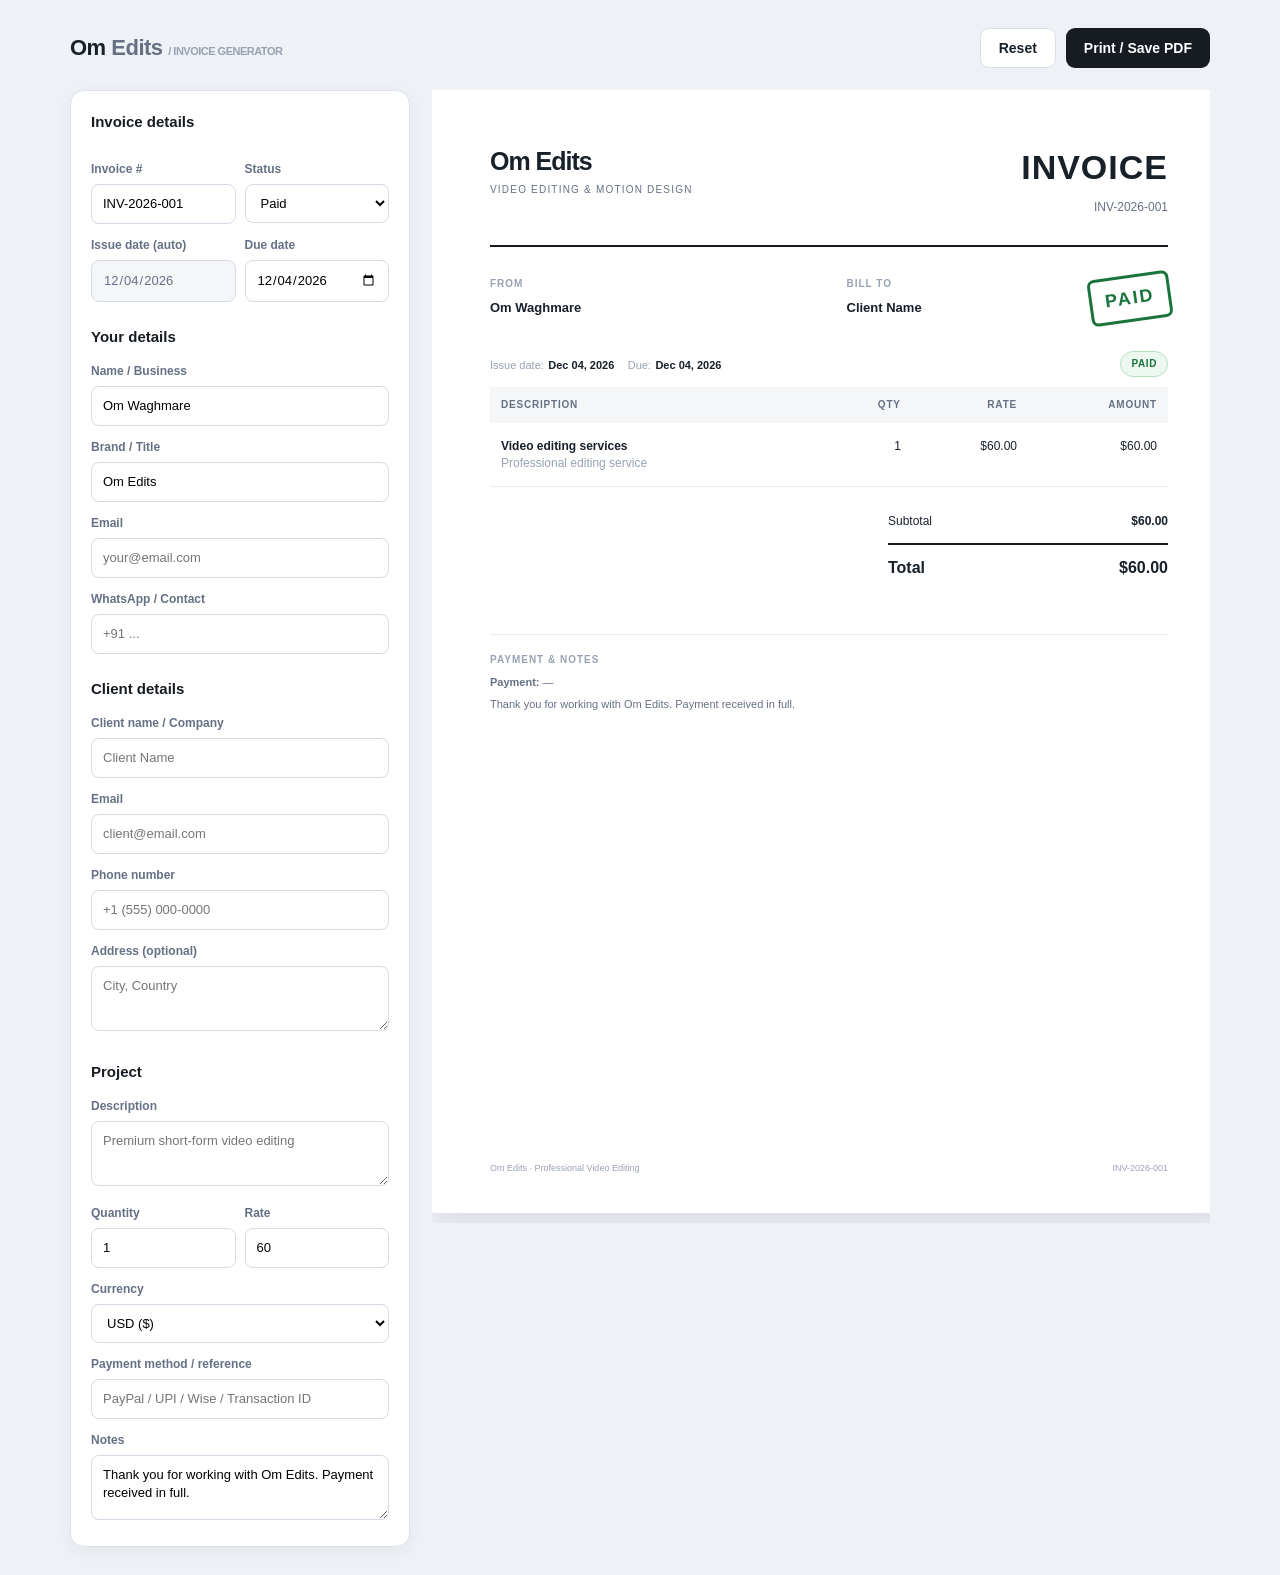
<file: InvoiceMaker/invoiceapp.html>
<!DOCTYPE html>
<html lang="en">
<head>
  <meta charset="UTF-8">
  <meta name="viewport" content="width=device-width, initial-scale=1.0">
  <title>Om Edits — Invoice Generator</title>
  <style>
    * { box-sizing: border-box; }
    body {
      margin: 0;
      background: #eef1f5;
      color: #18202a;
      font-family: Inter, Arial, Helvetica, sans-serif;
      line-height: 1.4;
    }
    .app {
      max-width: 1180px;
      margin: 0 auto;
      padding: 28px 20px;
    }
    .topbar {
      display: flex;
      flex-wrap: wrap;
      justify-content: space-between;
      align-items: center;
      gap: 15px;
      margin-bottom: 22px;
    }
    .brand {
      font-size: 22px;
      font-weight: 800;
      letter-spacing: -.5px;
    }
    .brand span { color: #667085; }
    .actions {
      display: flex;
      flex-wrap: wrap;
      gap: 10px;
    }
    button {
      border: 0;
      border-radius: 9px;
      padding: 11px 18px;
      font-weight: 700;
      cursor: pointer;
      font-size: 14px;
      transition: background 0.15s, transform 0.05s;
      font-family: inherit;
    }
    button:active { transform: scale(0.98); }
    .primary {
      background: #171b22;
      color: #fff;
    }
    .primary:hover { background: #2c313a; }
    .secondary {
      background: #fff;
      border: 1px solid #d9dee7;
      color: #18202a;
    }
    .secondary:hover { background: #f8f9fc; }
    .layout {
      display: grid;
      grid-template-columns: 340px 1fr;
      gap: 22px;
      align-items: start;
    }
    .panel {
      background: #fff;
      border: 1px solid #dde2ea;
      border-radius: 14px;
      padding: 20px;
      box-shadow: 0 4px 18px rgba(16, 24, 40, .05);
    }
    .panel h2 {
      font-size: 15px;
      margin: 0 0 16px;
      font-weight: 800;
      color: #171b22;
    }
    label {
      display: block;
      font-size: 12px;
      font-weight: 700;
      color: #667085;
      margin: 13px 0 6px;
    }
    input, textarea, select {
      width: 100%;
      border: 1px solid #d5dbe5;
      border-radius: 8px;
      padding: 10px 11px;
      font: inherit;
      font-size: 13px;
      background: #fff;
      transition: border 0.15s, box-shadow 0.15s;
    }
    input:focus, textarea:focus, select:focus {
      outline: none;
      border-color: #171b22;
      box-shadow: 0 0 0 2px rgba(23,27,34,0.1);
    }
    input[readonly] {
      background: #f5f6f8;
      color: #667085;
      cursor: not-allowed;
    }
    textarea {
      resize: vertical;
      min-height: 65px;
    }
    .row {
      display: grid;
      grid-template-columns: 1fr 1fr;
      gap: 9px;
    }
    .invoice-wrap {
      overflow-x: auto;
      padding-bottom: 10px;
    }
    .invoice {
      width: 794px;
      min-height: 1123px;
      background: #fff;
      margin: auto;
      padding: 54px 58px;
      box-shadow: 0 8px 30px rgba(16, 24, 40, .10);
      position: relative;
      border-radius: 2px;
      transition: all 0.15s;
    }
    .invoice-head {
      display: flex;
      justify-content: space-between;
      gap: 30px;
      padding-bottom: 30px;
      border-bottom: 2px solid #171b22;
    }
    .logo {
      font-size: 25px;
      font-weight: 900;
      letter-spacing: -1px;
    }
    .logo-sub {
      font-size: 10px;
      color: #667085;
      margin-top: 4px;
      text-transform: uppercase;
      letter-spacing: 1.2px;
    }
    .inv-title {
      text-align: right;
    }
    .inv-title h1 {
      margin: 0;
      font-size: 34px;
      letter-spacing: 1px;
    }
    .inv-title p {
      margin: 7px 0 0;
      color: #667085;
      font-size: 12px;
    }
    .meta {
      display: grid;
      grid-template-columns: 1fr 1fr;
      gap: 35px;
      padding: 30px 0;
    }
    .meta h3 {
      font-size: 10px;
      text-transform: uppercase;
      letter-spacing: 1px;
      color: #98a2b3;
      margin: 0 0 7px;
    }
    .meta p {
      margin: 3px 0;
      font-size: 13px;
      line-height: 1.5;
      word-break: break-word;
    }
    .items {
      width: 100%;
      border-collapse: collapse;
      margin-top: 4px;
    }
    .items th {
      text-align: left;
      font-size: 10px;
      text-transform: uppercase;
      letter-spacing: .8px;
      color: #667085;
      background: #f5f6f8;
      padding: 11px;
      font-weight: 700;
    }
    .items td {
      padding: 15px 11px;
      border-bottom: 1px solid #e8ebef;
      font-size: 12px;
      vertical-align: top;
    }
    .items .right {
      text-align: right;
    }
    .summary {
      margin-left: auto;
      width: 280px;
      margin-top: 20px;
    }
    .sumrow {
      display: flex;
      justify-content: space-between;
      padding: 6px 0;
      font-size: 12px;
    }
    .total {
      border-top: 2px solid #171b22;
      margin-top: 7px;
      padding-top: 12px;
      font-size: 16px;
      font-weight: 800;
    }
    .status {
      display: inline-block;
      border: 1px solid #b7e0c2;
      background: #edf9f0;
      color: #19733a;
      border-radius: 99px;
      padding: 5px 10px;
      font-size: 10px;
      font-weight: 800;
      text-transform: uppercase;
      letter-spacing: .6px;
    }
    .status.unpaid {
      border-color: #f5c2c2;
      background: #fdeeee;
      color: #b02a2a;
    }
    .status.pending {
      border-color: #f5e0b2;
      background: #fef9e7;
      color: #9e6b0b;
    }
    .notes {
      margin-top: 48px;
      border-top: 1px solid #e8ebef;
      padding-top: 18px;
    }
    .notes h3 {
      font-size: 10px;
      text-transform: uppercase;
      letter-spacing: 1px;
      color: #98a2b3;
      margin: 0 0 7px;
    }
    .notes p {
      font-size: 11px;
      color: #667085;
      line-height: 1.6;
      margin: 0;
      word-break: break-word;
    }
    .footer {
      position: absolute;
      bottom: 38px;
      left: 58px;
      right: 58px;
      display: flex;
      justify-content: space-between;
      font-size: 9px;
      color: #98a2b3;
    }
    .paid-stamp {
      display: none;
    }
    .invoice.paid .paid-stamp {
      display: block;
      position: absolute;
      right: 55px;
      top: 185px;
      transform: rotate(-8deg);
      border: 3px solid #19733a;
      color: #19733a;
      padding: 8px 13px;
      border-radius: 7px;
      font-size: 18px;
      font-weight: 900;
      letter-spacing: 2px;
    }

    /* Responsive */
    @media (max-width: 850px) {
      .layout {
        grid-template-columns: 1fr;
      }
      .invoice {
        width: 100%;
        min-height: auto;
        padding: 30px 25px;
      }
      .invoice-wrap {
        padding-bottom: 20px;
      }
      .footer {
        position: static;
        margin-top: 30px;
        padding-top: 10px;
        border-top: 1px solid #e8ebef;
        left: auto;
        right: auto;
        bottom: auto;
      }
      .invoice-head {
        flex-direction: column;
        gap: 10px;
      }
      .inv-title {
        text-align: left;
      }
      .meta {
        grid-template-columns: 1fr;
        gap: 20px;
      }
      .summary {
        width: 100%;
      }
      .paid-stamp {
        right: 20px;
        top: 140px;
        font-size: 14px;
        padding: 5px 10px;
      }
    }
    @media (max-width: 480px) {
      .app { padding: 16px 12px; }
      .panel { padding: 16px; }
      .row { grid-template-columns: 1fr; }
      .invoice { padding: 20px 16px; }
      .items th, .items td { padding: 8px 6px; font-size: 11px; }
      .items th { font-size: 9px; }
    }

    /* Print / PDF */
    @media print {
      body {
        background: #fff;
      }
      .app {
        padding: 0;
        max-width: 100%;
      }
      .topbar, .panel {
        display: none;
      }
      .layout {
        display: block;
      }
      .invoice-wrap {
        overflow: visible;
        padding: 0;
      }
      .invoice {
        box-shadow: none;
        margin: 0;
        width: 100%;
        min-height: 297mm;
        padding: 15mm;
        border-radius: 0;
      }
      .footer {
        left: 15mm;
        right: 15mm;
        bottom: 10mm;
      }
      .paid-stamp {
        right: 55px;
        top: 185px;
        -webkit-print-color-adjust: exact;
        print-color-adjust: exact;
      }
      .status {
        -webkit-print-color-adjust: exact;
        print-color-adjust: exact;
      }
    }
  </style>
</head>
<body>
<div class="app">
  <div class="topbar">
    <div class="brand">Om <span>Edits</span> <small style="font-size:11px;color:#98a2b3">/ INVOICE GENERATOR</small></div>
    <div class="actions">
      <button class="secondary" onclick="resetForm()">Reset</button>
      <button class="primary" onclick="window.print()">Print / Save PDF</button>
    </div>
  </div>

  <div class="layout">
    <aside class="panel">
      <h2>Invoice details</h2>
      <div class="row">
        <div><label>Invoice #</label><input id="invoiceNo" value="INV-2026-001"></div>
        <div><label>Status</label><select id="status"><option value="paid">Paid</option><option value="unpaid">Unpaid</option><option value="pending">Pending</option></select></div>
      </div>
      <div class="row">
        <div><label>Issue date (auto)</label><input id="issueDate" type="date" readonly></div>
        <div><label>Due date</label><input id="dueDate" type="date"></div>
      </div>

      <h2 style="margin-top:24px">Your details</h2>
      <label>Name / Business</label><input id="fromName" value="Om Waghmare">
      <label>Brand / Title</label><input id="fromBrand" value="Om Edits">
      <label>Email</label><input id="fromEmail" placeholder="your@email.com">
      <label>WhatsApp / Contact</label><input id="fromPhone" placeholder="+91 ...">

      <h2 style="margin-top:24px">Client details</h2>
      <label>Client name / Company</label><input id="clientName" placeholder="Client Name">
      <label>Email</label><input id="clientEmail" placeholder="client@email.com">
      <label>Phone number</label><input id="clientPhone" placeholder="+1 (555) 000-0000">
      <label>Address (optional)</label><textarea id="clientAddress" placeholder="City, Country"></textarea>

      <h2 style="margin-top:24px">Project</h2>
      <label>Description</label><textarea id="description" placeholder="Premium short-form video editing"></textarea>
      <div class="row">
        <div><label>Quantity</label><input id="qty" type="number" value="1" min="1"></div>
        <div><label>Rate</label><input id="rate" type="number" value="60" min="0" step="0.01"></div>
      </div>
      <label>Currency</label>
      <select id="currency"><option value="$">USD ($)</option><option value="₹">INR (₹)</option><option value="€">EUR (€)</option><option value="£">GBP (£)</option></select>
      <label>Payment method / reference</label><input id="payment" placeholder="PayPal / UPI / Wise / Transaction ID">
      <label>Notes</label><textarea id="notes">Thank you for working with Om Edits. Payment received in full.</textarea>
    </aside>

    <main class="invoice-wrap">
      <section class="invoice" id="invoice">
        <div class="paid-stamp">PAID</div>
        <header class="invoice-head">
          <div><div class="logo" id="vFromBrand">Om Edits</div><div class="logo-sub">Video Editing & Motion Design</div></div>
          <div class="inv-title"><h1>INVOICE</h1><p id="vInvoiceNo">INV-2026-001</p></div>
        </header>

        <div class="meta">
          <div>
            <h3>From</h3>
            <p><strong id="vFromName">Om Waghmare</strong></p>
            <p id="vFromEmail"></p>
            <p id="vFromPhone"></p>
          </div>
          <div>
            <h3>Bill To</h3>
            <p><strong id="vClientName">Client Name</strong></p>
            <p id="vClientEmail"></p>
            <p id="vClientPhone"></p>
            <p id="vClientAddress"></p>
          </div>
        </div>

        <div style="display:flex;justify-content:space-between;align-items:center;margin-bottom:10px;flex-wrap:wrap;gap:8px">
          <div>
            <span style="font-size:11px;color:#98a2b3">Issue date:</span> <strong style="font-size:11px" id="vIssueDate"></strong>
            &nbsp; <span style="font-size:11px;color:#98a2b3">Due:</span> <strong style="font-size:11px" id="vDueDate"></strong>
          </div>
          <span class="status" id="vStatus">PAID</span>
        </div>

        <table class="items">
          <thead><tr><th>Description</th><th class="right">Qty</th><th class="right">Rate</th><th class="right">Amount</th></tr></thead>
          <tbody>
            <tr>
              <td><strong id="vDescription">Premium short-form video editing</strong><br><span style="color:#98a2b3">Professional editing service</span></td>
              <td class="right" id="vQty">1</td>
              <td class="right" id="vRate">$60.00</td>
              <td class="right" id="vAmount">$60.00</td>
            </tr>
          </tbody>
        </table>

        <div class="summary">
          <div class="sumrow"><span>Subtotal</span><strong id="vSubtotal">$60.00</strong></div>
          <div class="sumrow total"><span>Total</span><strong id="vTotal">$60.00</strong></div>
        </div>

        <div class="notes">
          <h3>Payment & Notes</h3>
          <p><strong>Payment:</strong> <span id="vPayment">—</span></p>
          <p style="margin-top:5px" id="vNotes">Thank you for working with Om Edits. Payment received in full.</p>
        </div>
        <div class="footer">
          <span>Om Edits · Professional Video Editing</span>
          <span id="vFooterNo">INV-2026-001</span>
        </div>
      </section>
    </main>
  </div>
</div>

<script>
  // ---- Helpers ----
  const $ = id => document.getElementById(id);

  // Auto-fetch current date for Issue date (readonly)
  function setIssueDateToToday() {
    const today = new Date();
    const yyyy = today.getFullYear();
    const mm = String(today.getMonth() + 1).padStart(2, '0');
    const dd = String(today.getDate()).padStart(2, '0');
    $('issueDate').value = `${yyyy}-${mm}-${dd}`;
  }

  // ---- All dynamic input IDs ----
  const ids = [
    'invoiceNo','status','issueDate','dueDate',
    'fromName','fromBrand','fromEmail','fromPhone',
    'clientName','clientEmail','clientPhone','clientAddress',
    'description','qty','rate','currency','payment','notes'
  ];

  // ---- Format currency ----
  function money(n) {
    return $('currency').value + Number(n || 0).toLocaleString(undefined, {
      minimumFractionDigits: 2,
      maximumFractionDigits: 2
    });
  }

  // ---- Format date (for display) ----
  function fmtDate(v) {
    if (!v) return '—';
    const d = new Date(v + 'T00:00:00');
    return d.toLocaleDateString(undefined, { day: '2-digit', month: 'short', year: 'numeric' });
  }

  // ---- Main update function ----
  function update() {
    const q = Math.max(0, Number($('qty').value) || 0);
    const r = Math.max(0, Number($('rate').value) || 0);
    const total = q * r;

    // Invoice number
    const invNo = $('invoiceNo').value || '—';
    $('vInvoiceNo').textContent = invNo;
    $('vFooterNo').textContent = invNo;

    // From
    $('vFromName').textContent = $('fromName').value || '—';
    $('vFromBrand').textContent = $('fromBrand').value || 'Om Edits';
    $('vFromEmail').textContent = $('fromEmail').value;
    $('vFromPhone').textContent = $('fromPhone').value;

    // Client
    $('vClientName').textContent = $('clientName').value || 'Client Name';
    $('vClientEmail').textContent = $('clientEmail').value;
    $('vClientPhone').textContent = $('clientPhone').value;
    $('vClientAddress').textContent = $('clientAddress').value;

    // Description and line items
    $('vDescription').textContent = $('description').value || 'Video editing services';
    $('vQty').textContent = q;
    $('vRate').textContent = money(r);
    $('vAmount').textContent = money(total);
    $('vSubtotal').textContent = money(total);
    $('vTotal').textContent = money(total);

    // Dates — Issue date is auto-set, but still display it
    $('vIssueDate').textContent = fmtDate($('issueDate').value);
    $('vDueDate').textContent = fmtDate($('dueDate').value);

    // Payment & notes
    $('vPayment').textContent = $('payment').value || '—';
    $('vNotes').textContent = $('notes').value;

    // Status badge + stamp
    const s = $('status').value;
    const statusEl = $('vStatus');
    statusEl.textContent = s.toUpperCase();
    statusEl.className = 'status ' + s;
    $('invoice').classList.toggle('paid', s === 'paid');
  }

  // ---- Reset form (auto date + defaults) ----
  function resetForm() {
    // Auto-set issue date to today
    setIssueDateToToday();

    // Set due date to today (user can change)
    $('dueDate').value = $('issueDate').value;

    // Reset text fields to defaults
    $('invoiceNo').value = 'INV-2026-001';
    $('status').value = 'paid';

    $('fromName').value = 'Om Waghmare';
    $('fromBrand').value = 'Om Edits';
    $('fromEmail').value = '';
    $('fromPhone').value = '';

    $('clientName').value = '';
    $('clientEmail').value = '';
    $('clientPhone').value = '';
    $('clientAddress').value = '';

    $('description').value = '';
    $('qty').value = 1;
    $('rate').value = 60;
    $('currency').value = '$';
    $('payment').value = '';
    $('notes').value = 'Thank you for working with Om Edits. Payment received in full.';

    update();
  }

  // ---- Initialization ----
  function init() {
    // Auto-set issue date to today
    setIssueDateToToday();

    // Default due date = today (user can change)
    if (!$('dueDate').value) {
      $('dueDate').value = $('issueDate').value;
    }

    // Attach listeners for real-time updates
    ids.forEach(id => {
      const el = $(id);
      if (el) {
        el.addEventListener('input', update);
        el.addEventListener('change', update);
      }
    });

    // Initial render
    update();
  }

  // Run on page load
  window.addEventListener('DOMContentLoaded', init);
</script>
</body>
</html>
</file>
